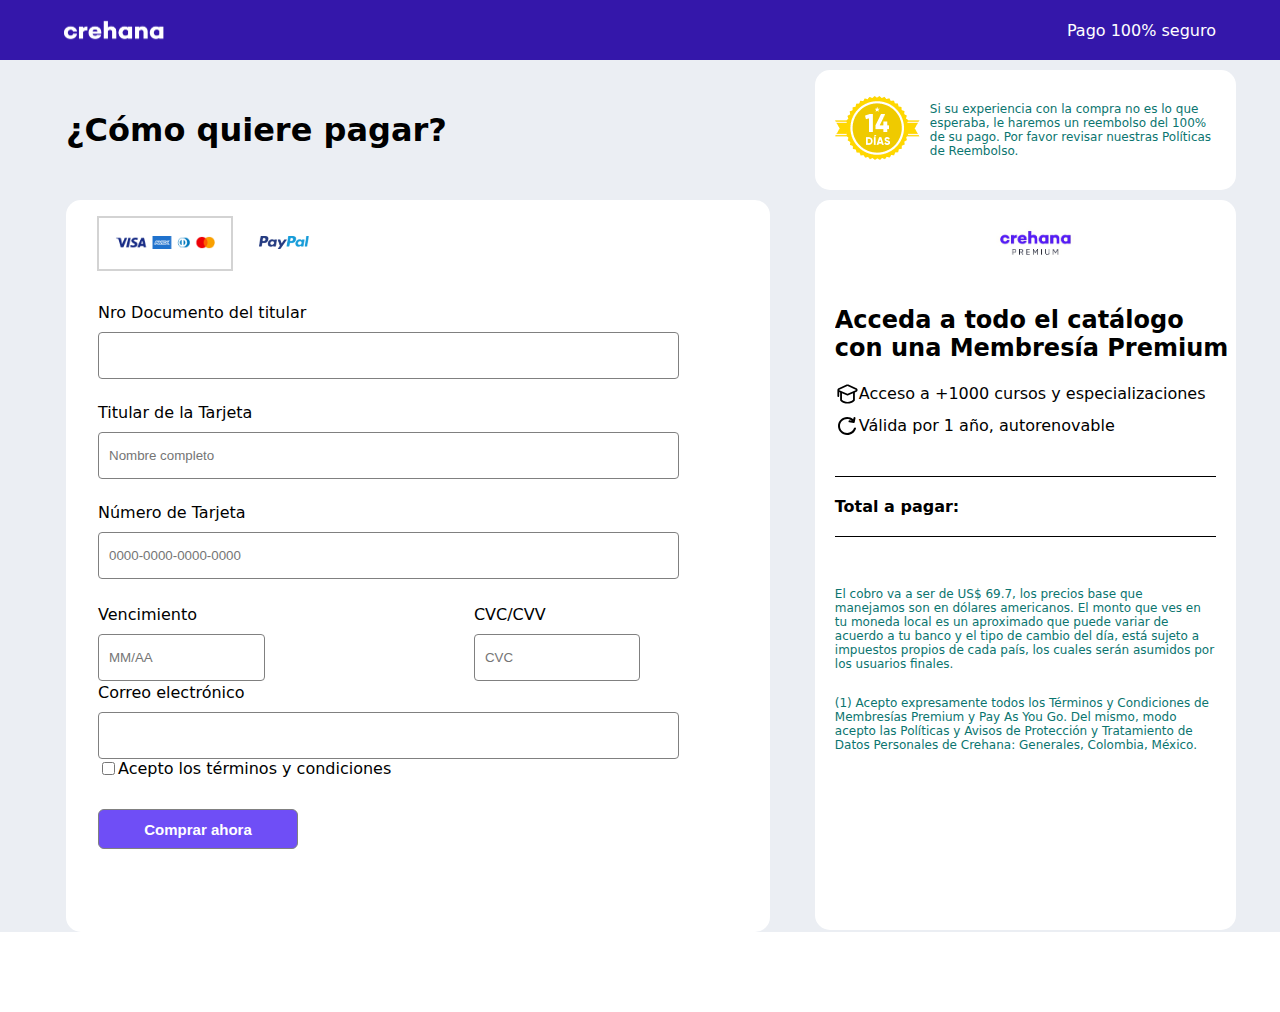
<file: pago.html>
<!DOCTYPE html>
<html lang="en">
<head>
    <meta charset="UTF-8">
    <meta http-equiv="X-UA-Compatible" content="IE=edge">
    <meta name="viewport" content="width=device-width, initial-scale=1.0">

    <link href="https://fonts.googleapis.com/css?family=Montserrat:300,400,600|Open+Sans" rel="stylesheet"> 
	<link rel="stylesheet" href="https://use.fontawesome.com/releases/v5.5.0/css/all.css">
    <title>Proyecto FrontEnd</title>
    <link rel="stylesheet" href="./stylespago.css">

</head>
<body>
    
    <div class="barra">
        <div class="barra_logo">
            <img class="barra_imgcrehana" src="./src/logoCrehana.png" alt="">
        </div>
        <div class="barra_titpago">
            Pago 100% seguro
        </div>
    </div>
    
    <div class="container_section1">
        <main class="container_section2">
            <div class="secciones_pago">
                <div class="seccion_pago1">
                    <div class="seccion_pregunta">¿Cómo quiere pagar?</div>
                    <div class="seccion_formaspago">
                        <div class="tab_cab_formaspago"><!--contenedor-->
                            <ul class="ul">
                                <li id="option1" class="option option-active"> <!--antes li activo-->
                                    <img class="forma_pago_logo1" src="./src/cardlogos.png" alt="">
                                </li>
                                <li id="option2" class="option">
                                    <img class="forma_pago_logo2" src="./src/paypal.png" alt="">
                                </li>
                            </ul>

                            <div class="tab_det_formaspago"> <!--subcontenedor-->
                                <div id ="content1" class="content content-active"> <!--antes bloque activo-->
                                    <form action="" class="formulario" id="formulario">
                                    <div class="credit_card" id ="credit_card">
                                        
                                        <div class="formulario__grupo" id="grupo__nrodoc">
                                            <label for="nrodoc" class="formulario__label">Nro Documento del titular</label>
                                            <div class="formulario__grupo-input">
                                                <input type="text" class="formulario__input" name="nrodoc" id="nrodoc">
                                                <img src="./src/Error.svg" id="nrodoc_error" class="formulario__validacion-estado fas fa-times-circle">
                                            </div>
                                        </div>

                                        <div class="formulario__grupo" id="grupo__nombre">
                                            <label for="nombre" class="formulario__label">Titular de la Tarjeta</label>
                                            <div class="formulario__grupo-input">
                                                <input type="text" class="formulario__input" name="nombre" id="nombre" placeholder="Nombre completo">
                                                <img src="./src/Error.svg" id="nombre_error" class="formulario__validacion-estado fas fa-times-circle">
                                            </div>
                                        </div>

                                        <div class="formulario__grupo" id="grupo__card">
                                            <label for="card" class="formulario__label">Número de Tarjeta</label>
                                            <div class="formulario__grupo-input">
                                                <input type="text" class="formulario__input"  placeholder="0000-0000-0000-0000" name="card" id="card">
                                                <img src="./src/Error.svg" id="card_error" class="formulario__validacion-estado fas fa-times-circle">
                                            </div>
                                        </div>
                                        
                                        <div class="formulario__grupo_ven_spw" id="grupo__nombre">
                                            <div>
                                                <label for="nombre" class="formulario__label">Vencimiento</label>
                                                <div class="formulario__grupo-input">
                                                    <input type="text" class="formulario__input_mmaa" name="exp" id="exp" placeholder="MM/AA" minlength="5" maxlength="5">
                                                </div>
                                            </div>
                                            <div>
                                                <label for="nombre" class="formulario__label">CVC/CVV</label>
                                                <div class="formulario__grupo-input">
                                                    <input type="password" class="formulario__input_psw" name="exp" id="exp" placeholder="CVC" minlength="3" maxlength="5">
                                                </div>
                                            </div>
                                        </div>

                                        <div class="formulario__grupo_correo" id="grupo__email">
                                            <label for="email" class="formulario__label">Correo electrónico</label>
                                            <div class="formulario__grupo-input">
                                                <input type="text" class="formulario__input" name="email" >
                                                <img src="./src/Error.svg" id="email_error" class="formulario__validacion-estado fas fa-times-circle">
                                            </div>
                                        </div>

                                        <!-- Grupo: Terminos y Condiciones -->
                                        <div class="formulario__grupo_terminos" id="grupo__terminos">
                                            <label class="formulario__label">
                                                <input class="formulario__checkbox" type="checkbox" name="terminos" id="terminos">
                                                <a href="https://www.crehana.com/legal/terminos-y-condiciones/" class="terminos_check" target="_blank">Acepto los términos y condiciones</a> 
                                            </label>
                                        </div>

                                        <div class="formulario__mensaje" id="formulario__mensaje">
                                            <b>Error:</b>&nbsp; &nbsp; Ingrese todos los datos y acepte los términos.
                                        </div>

                                        <div class="formulario__grupo formulario__grupo-btn-enviar">
                                            <button type="submit" class="formulario__btn">Comprar ahora</button>
                                            <p class="formulario__mensaje-exito" id="formulario__mensaje-exito">Pago realizado exitosamente!</p>
                                        </div>
                                    </div>
                                    </form>
                                </div>
                                <div id ="content2" class="content"> <!--antes bloque-->
                                    <div>
                                        <p>Para seguir con su compra, incie sesión con su cuenta Paypal</p>
                                        <label class="formulario__label">
                                            <input class="formulario__checkbox" type="checkbox" name="terminos" id="terminos">
                                            <a href="https://www.crehana.com/legal/terminos-y-condiciones/" class="terminos_check" target="_blank">Acepto los términos y condiciones</a> 
                                        </label>
                                        <div class="formulario__grupo formulario__grupo-btn-enviar">
                                            <button type="submit" class="formulario__btn" id="open-popup">Ir a Paypal</button>
                                        </div>
                                    </div>
                                </div>
                            </div>
                        </div>
                    </div>
                </div>
                <div class="seccion_pago2">
                    <div class="seccion_pago2_1">
                        <div class="seccion_garantia">
                            <img class="seccion_imggarantia" src="./src/garantia.png" alt="">
                        </div>
                        <div class="seccion_aviso">
                            <p>
                                Si su experiencia con la compra no es lo que esperaba, le haremos un reembolso del 100% de su pago. Por favor revisar nuestras Políticas de Reembolso.
                            </p>
                        </div>
                    </div>
                    <div class="seccion_pago2_2">
                        <div class="sec_crehana_premium">
                            <img class="img_crehana_premium" src="./src/logoCrehanaPremium.png" alt="">
                        </div>
                        <div style="word-wrap: break-word ;">
                            <h2 id="tipo_membresia" style="display: flex; overflow: auto;" >Acceda a todo el catálogo con una Membresía Premium</h2>
                        </div>
                        <div>
                            <div class="seccion_pago2_2_toga">
                                <img src="./src/toga.svg" alt="">
                                Acceso a +1000 cursos y especializaciones
                            </div>
                            <div class="seccion_pago2_2_valido">
                                <img src="./src/Valido.svg" alt="">
                                Válida por 1 año, autorenovable
                            </div>
                        </div>
                        <div>
                            <div class="total_a_pagar">
                                <div class="total_a_pagar_tit">Total a pagar:</div>
                                <div class="total_a_pagar_importe" id="total_a_pagar_importe">
                                    <div class="total_a_pagar_impnew" id="total_a_pagar_impnew"></div>
                                    <div class="total_a_pagar_espacio"></div>
                                    <div class="total_a_pagar_impold" id="total_a_pagar_impold" style="text-decoration:line-through;"></div>
                                </div> 
                            </div>
                            <div class="seccion_aviso2">
                                El cobro va a ser de US$ 69.7, los precios base que manejamos son en dólares americanos. El monto que ves en tu moneda local es un aproximado que puede variar de acuerdo a tu banco y el tipo de cambio del día, está sujeto a impuestos propios de cada país, los cuales serán asumidos por los usuarios finales.
                            </div>
                            <div class="seccion_aviso3">
                                (1) Acepto expresamente todos los Términos y Condiciones de Membresías Premium y Pay As You Go. Del mismo, modo acepto las Políticas y Avisos de Protección y Tratamiento de Datos Personales de Crehana: Generales, Colombia, México.
                            </div>
                        </div>
                    </div>
                </div>
            </div>
        </main>
    </div>

    <div class="overlay" id="overlay">
        <div class="popup" id="popup">
            <a href="#" id="btn-cerrar-popup" class="btn-cerrar-popup"><i class="fas fa-times"></i></a>
            
                <img src="./src/LogoPaypal.svg" style="width: 40px;" alt="">   
                <h4>Pagar con Paypal</h4>  
            
            <h5>Para comenzar, introduzca su dirección de correo electrónico</h5>
            <form action="">
                <div class="contenedor-inputs1">
                    <input type="text" placeholder="Correo electrónico o número móvil">
                    <input type="submit" class="btn-submit" value="Siguiente">
                </div>
                <div class="contenedor-inputs2">
                    <input type="submit" class="btn-submit" value="Pagar con tarjeta de débito o crédito">
                </div>
            </form>
           
        </div>
    </div>

    <script src="./funcionespago.js" ></script>
    <script src="./validacionespago.js" ></script>
</body>
</html>
</file>
<file: stylespago.css>
body {
    font-family: system-ui, -apple-system, BlinkMacSystemFont, 'Segoe UI', Roboto, Oxygen, Ubuntu, Cantarell, 'Open Sans', 'Helvetica Neue', sans-serif;
    margin: 0;
    padding: 0;
}


.barra{
    width: 100%;
    height: 60px;
    background-color: #3417aa;
    display: flex;
    justify-content:space-between;
    align-items: center;
    font-size: 16px;
    color: white;
}

.barra_imgcrehana{
    width: 100px;
}


.barra_logo{
    width: 95%;
    margin-left: 5%;
    display: flex;
    justify-content: start;
}

.barra_titpago{
    width: 95%;
    margin-right: 5%;
    display: flex;
    justify-content: end;
}

.container_section1{
    padding-top: 10px;
    background-color: #ebeef3;
    /*f6f7f9*/
}

.container_section2{
    margin-right: 5%;
    margin-left: 5%;
    max-width: 1200px; 
}

.secciones_pago{
    
    display: grid;
    grid-template-columns: 65% 35%;
    margin-bottom: 80px;
    grid-template-areas: "seccion-1 seccion-2";

}

.seccion_pregunta{
    grid-area: seccion-1;
    display: flex;
    justify-content:flex-start;
    align-items: center;
    margin-right: 2px;
    height: 120px;
    font-size: 32px;
    font-weight: bold;
}

.forma_pago_logo1{
    width: 100px;
}

.forma_pago_logo2{
    width: 50px;
}

.seccion_pago1{
    grid-area: seccion-1;
    /*border: solid 1px;*/
    margin-left: 2px;
}

.seccion_pago2{
    grid-area: seccion-2;
    /*border: solid 1px;*/
    margin-left: 2px;
    /*align-items: center;*/
}

.seccion_pago2_1{
    display: flex;
    justify-content: center;
    align-items: center;
    border-radius: 15px;
    background-color: white;
    height: 120px;
    width: 100%;
    padding-left: 20px;
}

.seccion_aviso{
    padding-left: 10px;
    padding-right: 20px;
}


.seccion_formaspago{
    margin-top: 10px;
    width: 90%;
    gap: 10px;
}

.seccion_aviso{
    color: #0b756f;
    font-size: 12px;
    
}

/* estilos para el tab - inicio*/
.tab_cab_formaspago{
    max-width: 120em;
    width: 100%;
    background-color: white;
    border-radius: 15px;
    padding: 1em; /*poner lo mismo en el bloque del costado*/
    height:700px;
}

.tab_cab_formaspago .ul{
    width: 95%;
    background-color: white;
    display: flex;
    margin-top:0;
    padding-top: 0;
    padding-left: 15px;
    justify-content: flex-start;
    align-items: center;
    list-style: none;
}

.option{
    background-color: white;
    margin-right: 10px;
    padding: 1em;
    cursor: pointer;
}

.tab_cab_formaspago .option-active{ /* tab_cab_formaspago  = contenedor*/
    border: solid 2px;
    border-color: lightgray;
}

 .tab_det_formaspago{ /* tab_det_formaspago  = subcontenedor*/
    min-height: 10vh;
    background-color: white;
    height:630px;
}

 .content{
    width: 90%;
    background-color: white;
    margin: 1em;
    padding: 1em;
    margin-left: 0;
    margin-top: 10px;
    height: 600px;
    display: none;
}

 .content-active{
    display: block;
    
}

/* estilos para el tab - fin*/

/* diseño para los datos de credit card - inicio*/

.formulario__label {
	display: block;
	font-weight: 500;
	padding-bottom: 10px;
	
}


.txt_dni_card{
    width: 100%;
    height: 40px;
    border-radius: 5px;
    border: #3417aa 12px;
    
}

.formulario__grupo{
    height: 100px;
}



.formulario__grupo_terminos{
    height: 50px;
}

.formulario__grupo-input,
.formulario__label,
.formulario__mensaje{
    display: flex;
    justify-content:flex-start;
    align-items: center;
}

.formulario__grupo_ven_spw{
    display: flex;
    justify-content:space-between;
    align-items: center;
    margin-top: 0px;
    height: 80px;
}

.formulario__input{
    width: 100%;
    border: 1px solid ;
    border-color: gray;
    border-radius: 4px;
    height: 45px;
    line-height: 45px;
    padding: 0 40px 0 10px;
    transition: .3s ease all;
}



.formulario__input_mmaa,
.formulario__input_psw{
    width: 50%;
    border: 1px solid ;
    border-color: gray;
    border-radius: 4px;
    height: 45px;
    line-height: 45px;
    padding: 0 40px 0 10px;
    transition: .3s ease all;
}

.formulario__input:focus,
.formulario__input_mmaa:focus,
.formulario__input_psw:focus {
	border: 1px solid #0075FF;
	outline: none;
	box-shadow: 2px 0px 20px rgba(163,163,163, 0.4);
}


.formulario__validacion-estado {
	
    left: 46%; 
	z-index: 100;
	opacity: 0;
}

.formulario__validacion-estado-activo {
	opacity: 1;
}

.formulario__btn{
    background-color: #6f4ef6;
    width: 200px;
    height: 40px;
    border-radius: 6px; 
    cursor: pointer;
    border: 1px solid ;
    border-color: gray; 
    font-size: 15px;
    font-weight: bold;
    color: white;
    transition: .10s ease all;
}

.formulario__btn:hover {
    background: #cac3e7;
    color: rgb(126, 118, 118);
}

.seccion_pago2_2{
    width: 100%;
    gap: 10px;
    margin-top: 10px;
    border-radius: 15px;
    background-color: white;
    height:730px;
    padding-left: 20px;
}

.sec_crehana_premium{
    display: flex;
    justify-content:center;
    align-items: center;
    
}

.img_crehana_premium{
    width: 130px;
    border-radius: 10px;
}

.seccion_pago2_2_toga,
.seccion_pago2_2_valido{
    display: flex;
    justify-content:flex-start;
    align-items: center;
    padding-bottom: 8px;
}

.total_a_pagar{
    margin-top: 30px;
    padding: 20px 0 20px 0;
    margin-right: 20px;
    border-top: 1px solid;
    border-bottom: 1px solid;

    display: flex;
    justify-content:space-between;
    align-items: center;
    font-weight: bold;
}

.total_a_pagar_importe{
    display: flex;
    justify-content:space-between;
    align-items: center;
}

.total_a_pagar_espacio{
    width: 10px;
}

.total_a_pagar_impold{
    color: gray;
}

.seccion_aviso2{
    margin-top: 30px;
    padding: 20px 0 20px 0;
    margin-right: 20px;
    color: #0b756f;
    font-size: 12px;
}

.seccion_aviso3{
    padding: 5px 0 20px 0;
    margin-right: 20px;
    color: #0b756f;
    font-size: 12px;
}

.formulario__mensaje{
    height: 45px;
    line-height: 45px;
    background-color: #F66060;
    padding: 0 15px;
    margin-bottom: 15px;
    border-radius: 3px;
    display: none;
}

.formulario__mensaje-activo{
    display: block;
}

.formulario__mensaje-exito{
    height: 45px;
    line-height: 45px;
    background-color: green;
    padding: 0 15px;
    margin-bottom: 15px;
    border-radius: 3px;
    color: white;
    display: none;
}

.terminos_check{
    text-decoration: none;
    color: black;
}

.formulario__mensaje-exito-activo{
    display: block;
}

/* inicio pop up*/

/* Para formulario de ingreso */
.overlay{
    background-color: rgba(0,0,0,.3);
    position: fixed;
    top: 0;
    bottom: 0;
    left: 0;
    right: 0;
    display: flex;
    align-items: center;
    justify-content: center;
    visibility: hidden;
}

.overlay.active{
    visibility: visible;
}

.popup{
    background-color: #f8f8f8;
    box-shadow: 0px 0px 5px 0px rgba(0,0,0,.3);
    border-radius: 3px;
    font-family: 'Montserrat', sans-serif;
    padding: 20px;
    text-align: center;
    width: 400px;
    transition: .2 ease all;
    transform:scale(0.7);
    opacity: 0;
}

.popup .btn-cerrar-popup{
    font-size: 16px;
    line-height: 16px;
    display: block;
    text-align: right;
    color: #BBBB;

    transition: .3s ease all;
}

.popup .btn-cerrar-popup:hover{
    color: black;
}

.popup h3{
    font-size: 36px;
    font-weight: 600;
    margin-bottom: 10px;
}

.popup h4{
    font-size: 26px;
    font-weight: 300;
    margin-bottom: 40px;
}



.popup form .contenedor-inputs1 input,
.popup form .contenedor-inputs2 input {
	width: 100%;
	margin-bottom: 20px;
	height: 52px;
	font-size: 18px;
	line-height: 52px;
	text-align: center;
	border: 1px solid #BBBBBB;
}

.popup form .contenedor-inputs2  {
	padding-top: 20px;
    border-top: solid gray 1px;

}

.popup form .btn-submit {
	padding: 0 20px;
	height: 40px;
	line-height: 40px;
	

    background-color: #6f4ef6;
    width: 200px;
    height: 40px;
    border-radius: 6px; 
    border: 1px solid ;
    border-color: gray; 

   

    font-size: 15px;
    font-weight: bold;
    color:white;
	font-family: 'Montserrat', sans-serif;
	font-size: 16px;
	cursor: pointer;
	transition: .3s ease all;

}

.popup form .btn-submit:hover {
	background: #cac3e7;
    color: rgb(126, 118, 118);
}

.popup.active {
    opacity: 1;
    transform: scale(1);
}




@media screen and (max-width:460px){

    .popup{
        width: 300px;
    }
}

/* fin pop up */

@media screen and (max-width:1023px){

    .secciones_pago{
        display: block;
       /*height:700px;*/
    }
    
    .seccion_pago2{
        width: 94%;
    }
    
    .seccion_pago2_1{
        position: absolute;
        top: 70px;
        width: 85%;
    }

    .tab_cab_formaspago{
        width: 103%;
    }

}

@media screen and (max-width:610px){
    .seccion_pago2_1{
        position: absolute;
        top: 70px;
        width: 85%;
    }

    .tab_cab_formaspago{
        width: 101%;
    }
      
    .seccion_pago2{
        width: 94%;
    }
}
</file>
